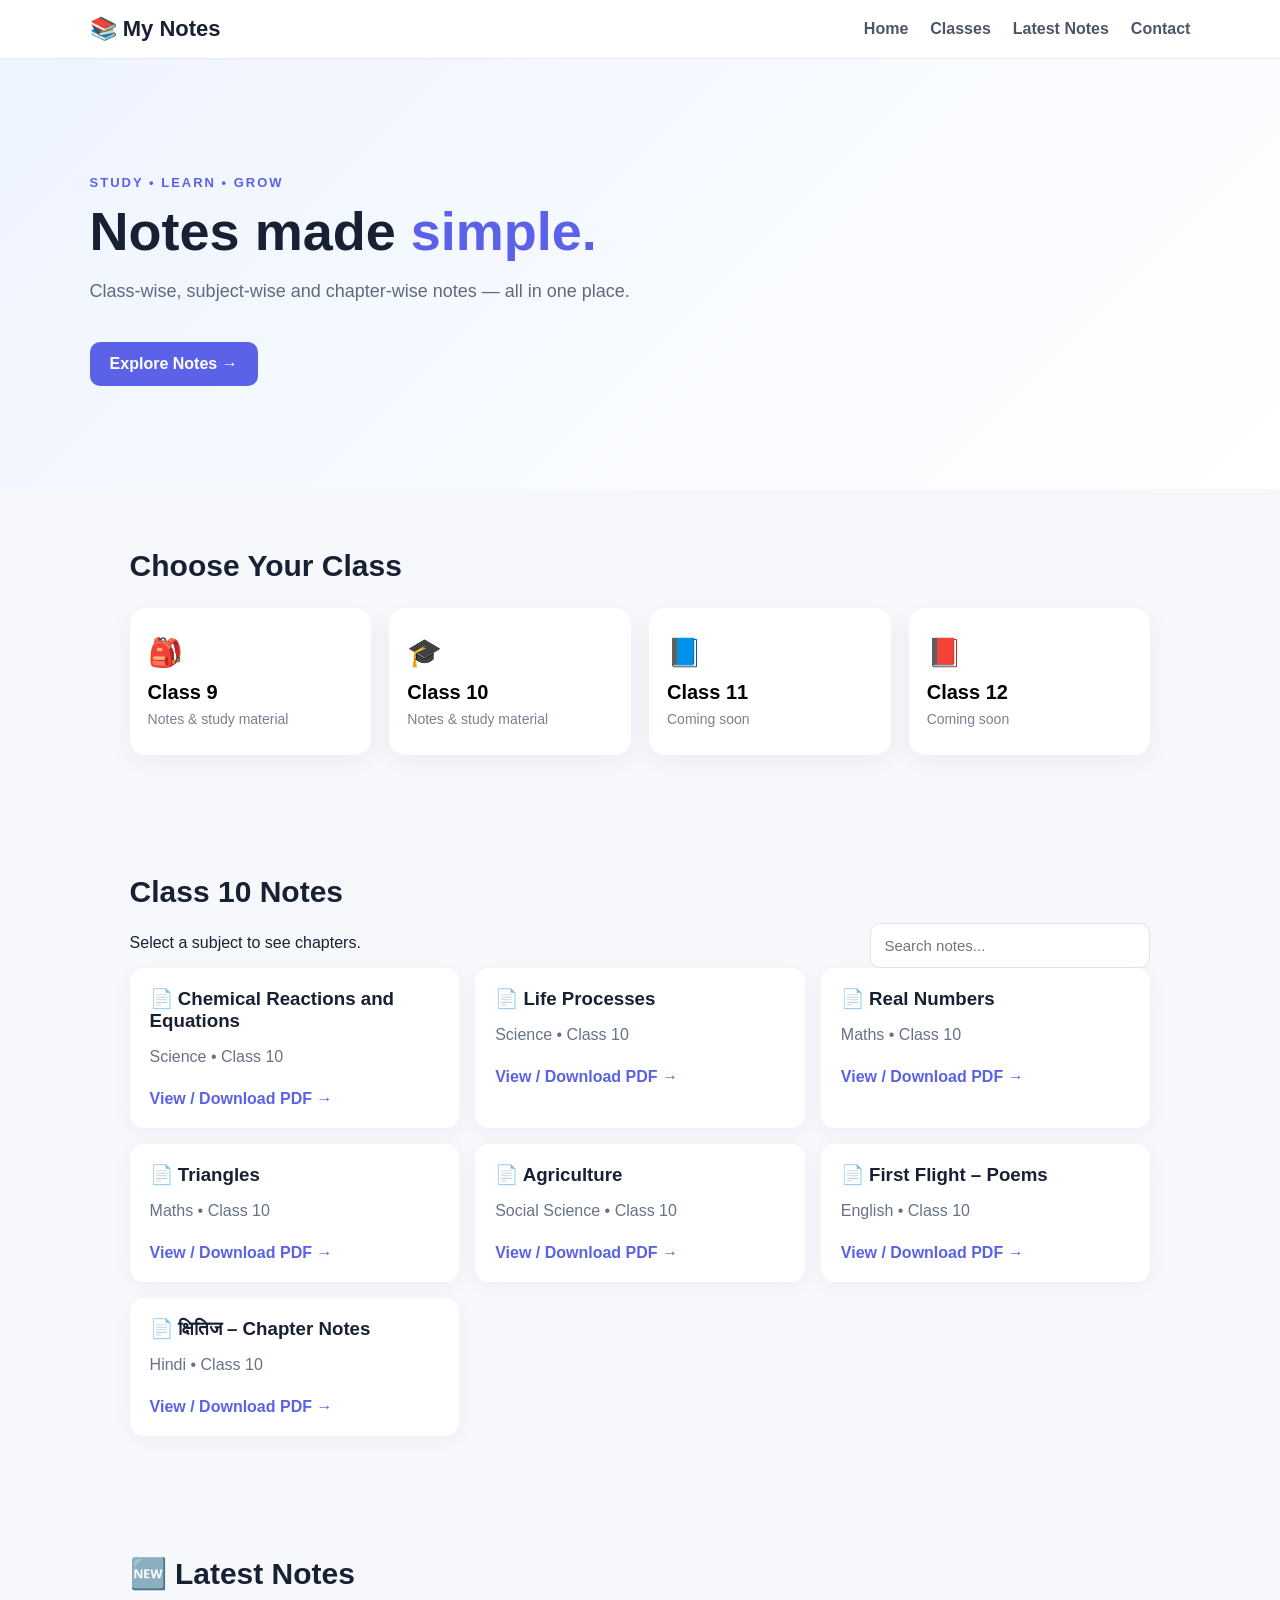
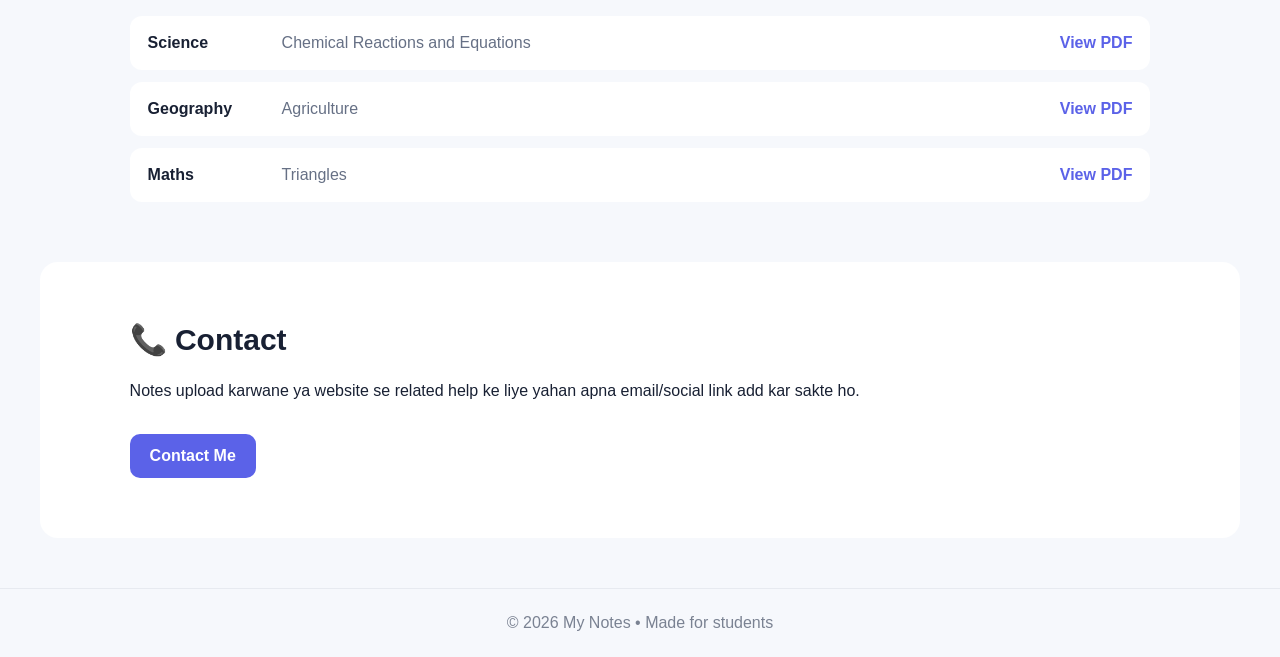
<file: index.html>
<!DOCTYPE html>
<html lang="en">
<head>
<meta name="google-site-verification" content="miHalM0l1NfD-jyvHNHfRqwi5xpC-miA2MeXgRkd8Ck" />
  <meta charset="UTF-8">
  <meta name="viewport" content="width=device-width, initial-scale=1.0">
  <title>My Notes</title>
  <link rel="stylesheet" href="style.css">
</head>
<body>
  <header>
    <div class="brand">📚 My Notes</div>
    <nav>
      <a href="#home">Home</a>
      <a href="#classes">Classes</a>
      <a href="#latest">Latest Notes</a>
      <a href="#contact">Contact</a>
    </nav>
  </header>

  <main>
    <section id="home" class="hero">
      <div>
        <p class="tag">STUDY • LEARN • GROW</p>
        <h1>Notes made <span>simple.</span></h1>
        <p>Class-wise, subject-wise and chapter-wise notes — all in one place.</p>
        <a class="btn" href="#classes">Explore Notes →</a>
      </div>
    </section>

    <section id="classes" class="section">
      <h2>Choose Your Class</h2>
      <div class="cards">
        <button class="card" onclick="showClass('Class 9')">🎒<b>Class 9</b><small>Notes & study material</small></button>
        <button class="card" onclick="showClass('Class 10')">🎓<b>Class 10</b><small>Notes & study material</small></button>
        <button class="card" onclick="showClass('Class 11')">📘<b>Class 11</b><small>Coming soon</small></button>
        <button class="card" onclick="showClass('Class 12')">📕<b>Class 12</b><small>Coming soon</small></button>
      </div>
    </section>

    <section id="notes" class="section hidden">
      <div class="section-head">
        <div>
          <h2 id="classTitle">Class 10 Notes</h2>
          <p>Select a subject to see chapters.</p>
        </div>
        <input id="search" type="search" placeholder="Search notes..." oninput="renderNotes()">
      </div>
      <div id="noteList" class="note-grid"></div>
    </section>

    <section id="latest" class="section">
      <h2>🆕 Latest Notes</h2>
      <div class="latest">
        <div><b>Science</b><span>Chemical Reactions and Equations</span><a href="#" onclick="demoAlert(event)">View PDF</a></div>
        <div><b>Geography</b><span>Agriculture</span><a href="#" onclick="demoAlert(event)">View PDF</a></div>
        <div><b>Maths</b><span>Triangles</span><a href="#" onclick="demoAlert(event)">View PDF</a></div>
      </div>
    </section>

    <section id="contact" class="section contact">
      <h2>📞 Contact</h2>
      <p>Notes upload karwane ya website se related help ke liye yahan apna email/social link add kar sakte ho.</p>
      <a class="btn" href="mailto:your-email@example.com">Contact Me</a>
    </section>
  </main>

  <footer>© 2026 My Notes • Made for students</footer>
  <script src="script.js"></script>
</body>
</html>
</file>
<file: style.css>
*{box-sizing:border-box}html{scroll-behavior:smooth}body{margin:0;font-family:Arial,Helvetica,sans-serif;background:#f6f8fc;color:#182033}header{position:sticky;top:0;z-index:10;display:flex;justify-content:space-between;align-items:center;padding:16px 7%;background:#fff;border-bottom:1px solid #e8ebf2}.brand{font-size:22px;font-weight:800}nav{display:flex;gap:22px}nav a{color:#4d5668;text-decoration:none;font-weight:600}.hero{padding:90px 7%;min-height:430px;display:flex;align-items:center;background:linear-gradient(135deg,#eef4ff,#fff)}.tag{font-size:13px;font-weight:800;letter-spacing:2px;color:#5b62e8}.hero h1{font-size:54px;line-height:1.05;margin:12px 0}.hero h1 span{color:#5b62e8}.hero p:not(.tag){font-size:18px;color:#606a7d;max-width:600px;line-height:1.6}.btn{display:inline-block;margin-top:18px;padding:13px 20px;background:#5b62e8;color:white;text-decoration:none;border-radius:10px;font-weight:700}.section{padding:60px 7%;max-width:1200px;margin:auto}.section h2{font-size:30px;margin-top:0}.cards{display:grid;grid-template-columns:repeat(4,1fr);gap:18px}.card{border:0;background:#fff;padding:28px 18px;border-radius:16px;text-align:left;box-shadow:0 7px 25px #1c27400d;cursor:pointer;font-size:28px}.card b,.card small{display:block}.card b{font-size:20px;margin-top:12px}.card small{font-size:14px;color:#788194;margin-top:7px}.section-head{display:flex;justify-content:space-between;align-items:end;gap:20px}input{width:280px;padding:13px;border:1px solid #dfe3eb;border-radius:10px;font-size:15px}.note-grid{display:grid;grid-template-columns:repeat(3,1fr);gap:16px}.note{background:white;padding:20px;border-radius:14px;box-shadow:0 5px 20px #1c27400b}.note h3{margin:0 0 8px}.note p{color:#687285}.note a{display:inline-block;margin-top:8px;color:#5b62e8;font-weight:700;text-decoration:none}.latest{display:grid;gap:12px}.latest div{background:#fff;padding:18px;border-radius:12px;display:grid;grid-template-columns:120px 1fr auto;gap:14px;align-items:center}.latest span{color:#667085}.latest a{color:#5b62e8;font-weight:700;text-decoration:none}.contact{background:#fff;border-radius:18px;margin-bottom:50px}.hidden{display:none}footer{text-align:center;padding:25px;color:#7a8292;border-top:1px solid #e7eaf0}@media(max-width:800px){nav{display:none}.cards{grid-template-columns:1fr 1fr}.note-grid{grid-template-columns:1fr}.section-head{align-items:stretch;flex-direction:column}input{width:100%}.latest div{grid-template-columns:1fr}.hero h1{font-size:42px}}
</file>
